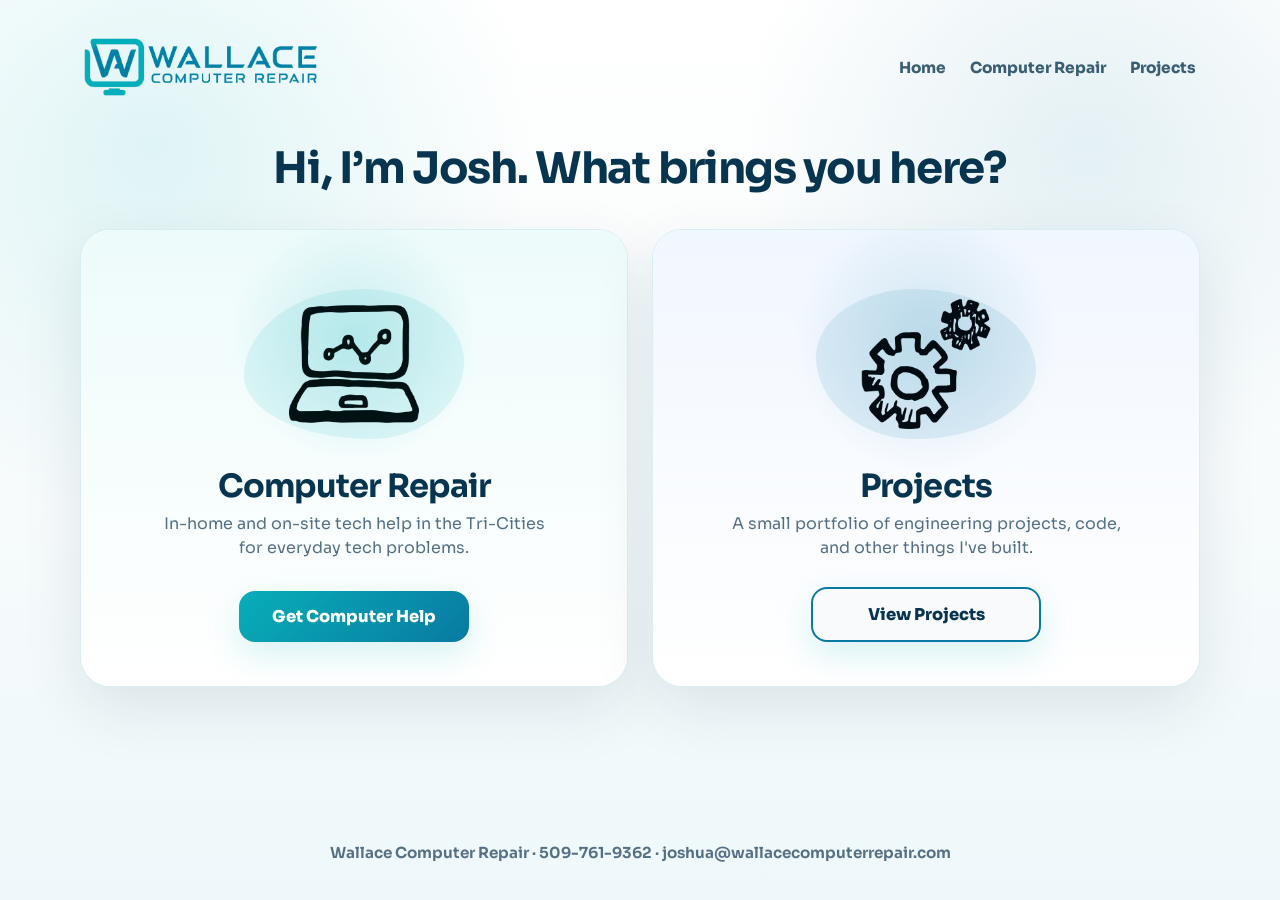
<file: index.html>
<!DOCTYPE html>
<html lang="en">
<head>
  <meta charset="UTF-8" />
  <meta name="viewport" content="width=device-width, initial-scale=1.0" />
  <title>Wallace Computer Repair</title>
  <link rel="icon" type="image/png" href="/assets/logos/logo-512x-res.png">
  <link rel="stylesheet" href="style.css" />
</head>
<body class="home">
  <div class="page">
    <div class="shell">
      <header class="site-header">
        <a class="logo-lockup" href="./" aria-label="Wallace Computer Repair home">
          <img src="assets/logos/banner-logo-transparent.png" alt="Wallace Computer Repair" class="logo-image" />
        </a>

        <nav class="main-nav" aria-label="Main navigation">
          <a class="nav-link" href="./">Home</a>
          <a class="nav-link" href="repair/">Computer Repair</a>
          <a class="nav-link" href="projects/">Projects</a>
          <!-- <a class="nav-link" href="/about/">About</a> -->
          <!-- <a class="button call-pill" href="tel:5097619362">Call/Text: 509-761-9362</a> -->
        </nav>
      </header>

      <main>
        <section class="hero hero-centered" aria-labelledby="main-heading">
          <h1 id="main-heading">Hi, I’m Josh. What brings you here?</h1>
          <!-- <p>Choose the path that fits what you need: local computer help in the Tri-Cities, or a look at the engineering and software projects I’m building.</p> -->
        </section>

        <section class="choices" aria-label="Choose a section">
          <a class="choice-card repair-card" href="repair/" aria-label="Go to Computer Repair services">
            <div class="choice-inner">
              <div class="illustration icon-illustration" aria-hidden="true">
                <div class="soft-blob"></div>

                <!-- <svg class="hero-icon" viewBox="0 0 120 120" fill="none" xmlns="http://www.w3.org/2000/svg">
                  <rect x="24" y="30" width="72" height="48" rx="8" stroke="currentColor" stroke-width="7"/>
                  <path d="M16 88h88" stroke="currentColor" stroke-width="7" stroke-linecap="round"/>
                  <path d="M44 78h32" stroke="currentColor" stroke-width="7" stroke-linecap="round"/>
                  <path d="M43 54l12 12 25-27" stroke="currentColor" stroke-width="8" stroke-linecap="round" stroke-linejoin="round"/>
                </svg> -->
                  <!-- <img src="./assets/icons/repair-logo.png" alt="" width="185" height="185" loading="lazy"> -->
                  <img src="./assets/icons/repair-logo-alt.png" alt="" width="130" height="130" loading="lazy">

              </div>

              <h2>Computer Repair</h2>
              <p>In-home and on-site tech help in the Tri-Cities for everyday tech problems.</p>

              <div class="button-row">
                <span class="button primary" role="button" aria-hidden="true">Get Computer Help</span>
              </div>
            </div>
          </a>

          <a class="choice-card projects-card" href="projects/" aria-label="Go to Projects portfolio">
            <div class="choice-inner">
              <div class="illustration icon-illustration" aria-hidden="true">
                <div class="soft-blob"></div>
                <!-- <svg class="hero-icon" viewBox="0 0 120 120" fill="none" xmlns="http://www.w3.org/2000/svg">
                  <rect x="34" y="34" width="52" height="52" rx="10" stroke="currentColor" stroke-width="7"/>
                  <rect x="48" y="48" width="24" height="24" rx="4" stroke="currentColor" stroke-width="6"/>
                  <path d="M22 44h12M22 60h12M22 76h12" stroke="currentColor" stroke-width="6" stroke-linecap="round"/>
                  <path d="M86 44h12M86 60h12M86 76h12" stroke="currentColor" stroke-width="6" stroke-linecap="round"/>
                  <path d="M44 22v12M60 22v12M76 22v12" stroke="currentColor" stroke-width="6" stroke-linecap="round"/>
                  <path d="M44 86v12M60 86v12M76 86v12" stroke="currentColor" stroke-width="6" stroke-linecap="round"/>
                  <circle cx="60" cy="60" r="4" fill="currentColor"/>
                </svg> -->
                  <!-- <img src="./assets/icons/projects-logo.png" alt="" width="185" height="185" loading="lazy"> -->
                  <img src="./assets/icons/projects-logo-alt.png" alt="" width="130" height="130" loading="lazy">

              </div>

              <h2>Projects</h2>
              <p>A small portfolio of engineering projects, code, and other things I've built.</p>

              <div class="button-row">
                <span class="button secondary" role="button" aria-hidden="true">View Projects</span>
              </div>
            </div>
          </a>
        </section>
      </main>

      <footer class="site-footer">
        Wallace Computer Repair · <a href="tel:5097619362">509-761-9362</a> · <a href="mailto:joshua@wallacecomputerrepair.com">joshua@wallacecomputerrepair.com</a>
      </footer>
    </div>
  </div>
</body>
</html>
</file>
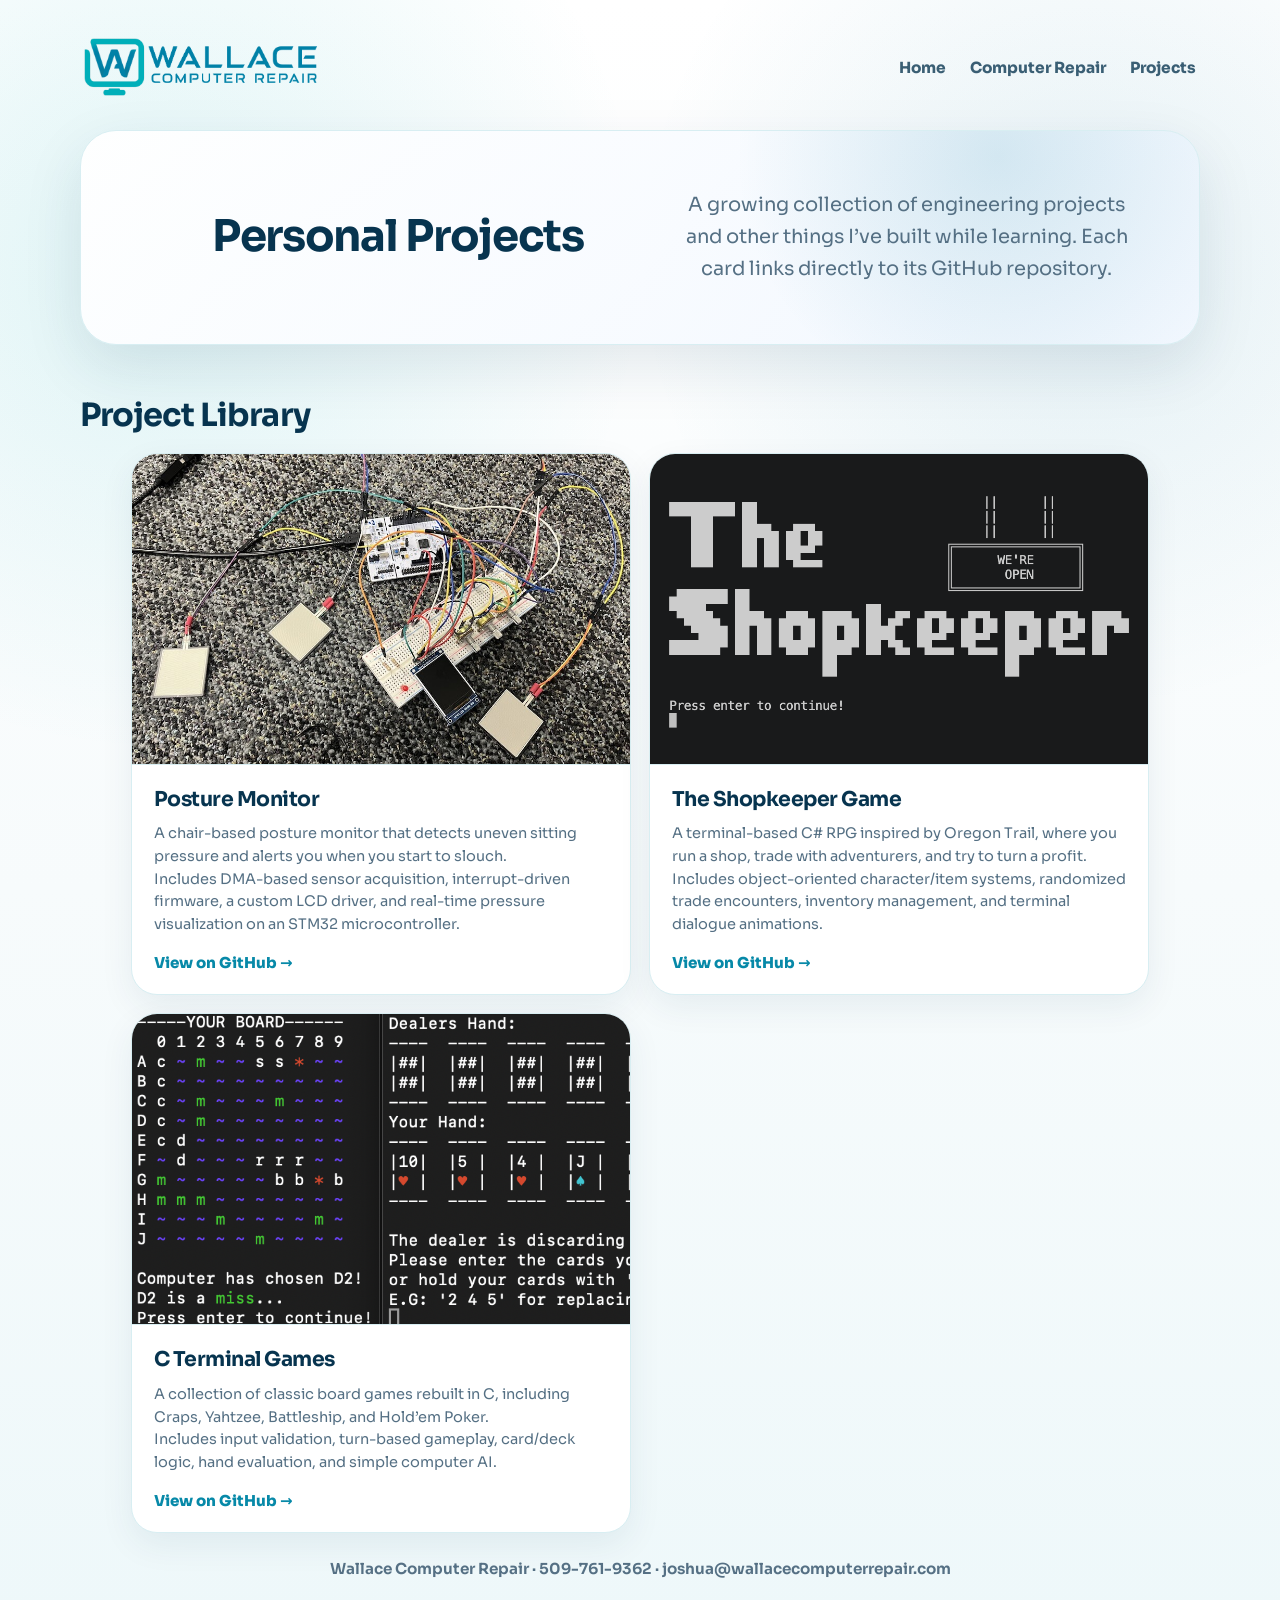
<file: projects/index.html>
<!DOCTYPE html>
<html lang="en">
<head>
  <meta charset="UTF-8" />
  <meta name="viewport" content="width=device-width, initial-scale=1.0" />
  <title>Projects | Wallace Computer Repair</title>
  <link rel="icon" type="image/png" href="/assets/logos/logo-512x-res.png">
  <link rel="stylesheet" href="../style.css" />
</head>
<body class="repair">
  <div class="page">
    <div class="shell">
      <header class="site-header">
        <a class="logo-lockup" href="../" aria-label="Wallace Computer Repair home">
          <img src="../assets/logos/banner-logo-transparent.png" alt="Wallace Computer Repair" class="logo-image" />
        </a>

        <nav class="main-nav" aria-label="Main navigation">
          <a class="nav-link" href="../">Home</a>
          <a class="nav-link" href="../repair/">Computer Repair</a>
          <a class="nav-link" href="../projects/">Projects</a>
          <!-- <a class="nav-link" href="/about/">About</a> -->
          <!-- <a class="button call-pill" href="tel:5097619362">Call/Text: 509-761-9362</a> -->
        </nav>
      </header>

      <main>
        <section class="projects-hero hero-card" aria-labelledby="projects-heading">
          <h1 id="projects-heading">Personal Projects</h1>
          <p>A growing collection of engineering projects and other things I’ve built while learning. Each card links directly to its GitHub repository.</p>
        </section>

        <section class="section" aria-labelledby="project-list-heading">
          <div class="section-heading">
            <h2 id="project-list-heading">Project Library</h2>
          </div>

          <div class="project-grid">
            <a class="project-card" href="https://github.com/JoshuaWallaceG/posture-monitor" target="_blank" rel="noopener" aria-label="Open on GitHub">
              <div class="project-photo">
                <img src="../assets/project-photos/posture-monitor.jpg" alt="Screenshot of Posture Monitor">
              </div>
              <div class="project-content">
                <h3>Posture Monitor</h3>
                <p>A chair-based posture monitor that detects uneven sitting pressure and alerts you when you start to slouch.</p>
                <p>Includes DMA-based sensor acquisition, interrupt-driven firmware, a custom LCD driver, and real-time pressure visualization on an STM32 microcontroller.</p>
                <span class="project-link-note">View on GitHub →</span>
              </div>
            </a>

            <a class="project-card" href="https://github.com/JoshuaWallaceG/shopkeeper-game" target="_blank" rel="noopener" aria-label="Open on GitHub">
              <div class="project-photo">
                <img src="../assets/project-photos/shopkeeper.png" alt="Screenshot of The Shopkeeper Game">
              </div>
              <div class="project-content">
                <h3>The Shopkeeper Game</h3>
                <p>A terminal-based C# RPG inspired by Oregon Trail, where you run a shop, trade with adventurers, and try to turn a profit.</p>
                <p>Includes object-oriented character/item systems, randomized trade encounters, inventory management, and terminal dialogue animations.</p>
                <span class="project-link-note">View on GitHub →</span>
              </div>
            </a>

            <a class="project-card" href="https://github.com/JoshuaWallaceG/c-terminal-games" target="_blank" rel="noopener" aria-label="Open on GitHub">
              <div class="project-photo">
                <img src="../assets/project-photos/terminal-games.png" alt="Screenshot of Terminal Games">
              </div>
              <div class="project-content">
                <h3>C Terminal Games</h3>
                <p>A collection of classic board games rebuilt in C, including Craps, Yahtzee, Battleship, and Hold’em Poker.</p>
                <p>Includes input validation, turn-based gameplay, card/deck logic, hand evaluation, and simple computer AI.</p>
                <span class="project-link-note">View on GitHub →</span>
              </div>
            </a>

          </div>
        </section>
      </main>

      <footer class="site-footer">
        Wallace Computer Repair · <a href="tel:5097619362">509-761-9362</a> · <a href="mailto:joshua@wallacecomputerrepair.com">joshua@wallacecomputerrepair.com</a> 
      </footer>
    </div>
  </div>
</body>
</html>
</file>
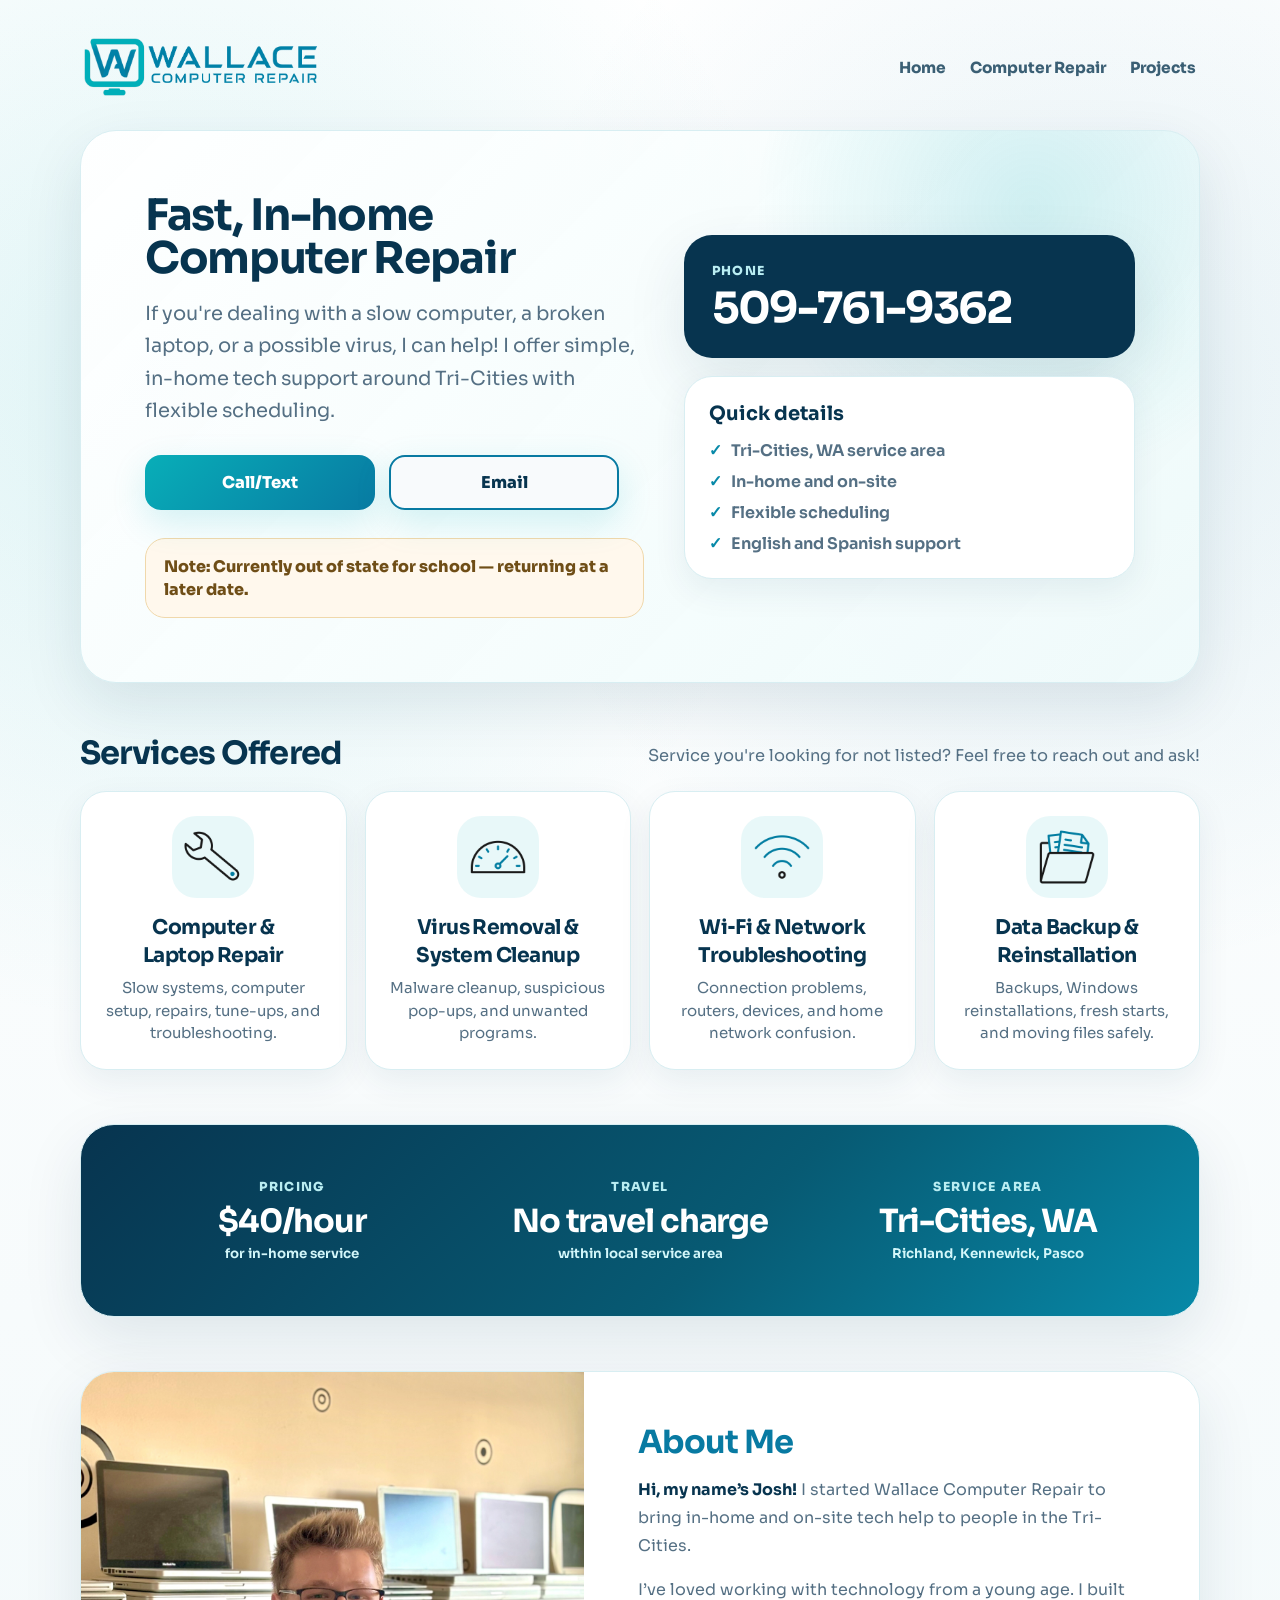
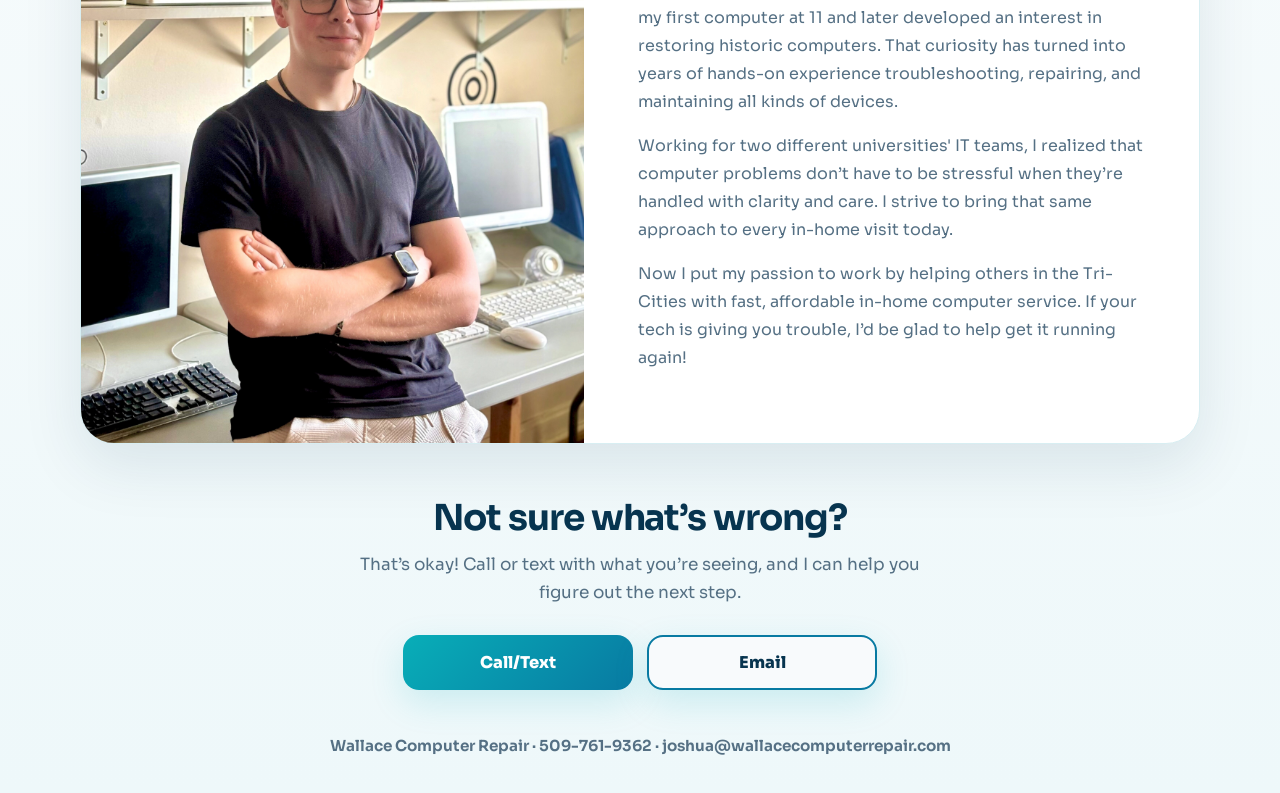
<file: repair/index.html>
<!DOCTYPE html>
<html lang="en">
<head>
  <meta charset="UTF-8" />
  <meta name="viewport" content="width=device-width, initial-scale=1.0" />
  <title>Computer Repair | Wallace Computer Repair</title>
  <link rel="icon" type="image/png" href="/assets/logos/logo-512x-res.png">
  <link rel="stylesheet" href="../style.css" />
</head>
<body class="repair">
  <div class="page">
    <div class="shell">
      <header class="site-header">
        <a class="logo-lockup" href="../" aria-label="Wallace Computer Repair home">
          <img src="../assets/logos/banner-logo-transparent.png" alt="Wallace Computer Repair" class="logo-image" />
        </a>

        <nav class="main-nav" aria-label="Main navigation">
          <a class="nav-link" href="../">Home</a>
          <a class="nav-link" href="../repair/">Computer Repair</a>
          <a class="nav-link" href="../projects/">Projects</a>
          <!-- <a class="nav-link" href="/about/">About</a> -->
          <!-- <a class="button call-pill" href="tel:5097619362">Call/Text: 509-761-9362</a> -->
        </nav>
      </header>

      <main>
        <section class="hero-card">
          <div>

            <h1>Fast, In-home Computer Repair</h1>
            <p>
                If you're dealing with a slow computer, a broken laptop, or a possible virus, I can help! 
                I offer simple, in-home tech support around Tri-Cities with flexible scheduling.
            </p>
            <div class="hero-actions">
              <a class="button primary" href="tel:5097619362">Call/Text</a>
              <a class="button secondary" href="mailto:joshua@wallacecomputerrepair.com">Email</a>
            </div>

            <div class="availability-note">
              Note: Currently out of state for school — returning at a later date.
            </div>
          </div>

          <aside class="hero-visual" aria-label="Quick contact and details">
            <div class="phone-card">
              <span>Phone</span>
              <strong><a href="tel:5097619362">509-761-9362</a></strong>
            </div>

            <div class="quick-card">
              <h3>Quick details</h3>
              <ul class="quick-list">
                <li>Tri-Cities, WA service area</li>
                <li>In-home and on-site</li>
                <li>Flexible scheduling</li>
                <li>English and Spanish support</li>
              </ul>
            </div>
          </aside>
        </section>

        <section class="section" aria-labelledby="services-heading">
          <div class="section-heading">
            <h2 id="services-heading">Services Offered</h2>
            <p>Service you're looking for not listed? Feel free to reach out and ask!</p>
          </div>

          <div class="service-grid">
            <article class="service-card">
              <div class="service-icon" aria-hidden="true">
                <img src="../assets/icons/wrench-trans.png" alt="" width="70" height="70" loading="lazy">
              </div>
              <h3>Computer &<br>Laptop Repair</h3>
              <p>Slow systems, computer setup, repairs, tune-ups, and troubleshooting.</p>
            </article>

            <article class="service-card">
              <div class="service-icon" aria-hidden="true">
                <img src="../assets/icons/dashboard-trans.png" alt="" width="70" height="70" loading="lazy">
              </div>
              <h3>Virus Removal &<br>System Cleanup</h3>
              <p>Malware cleanup, suspicious pop-ups, and unwanted programs.</p>
            </article>

            <article class="service-card">
              <div class="service-icon" aria-hidden="true">
                <img src="../assets/icons/wifi-trans.png" alt="" width="70" height="70" loading="lazy">
              </div>
              <h3>Wi‑Fi & Network<br>Troubleshooting</h3>
              <p>Connection problems, routers, devices, and home network confusion.</p>
            </article>

            <article class="service-card">
              <div class="service-icon" aria-hidden="true">
                <img src="../assets/icons/folder-trans.png" alt="" width="70" height="70" loading="lazy">
              </div>
              <h3>Data Backup &<br>Reinstallation</h3>
              <p>Backups, Windows reinstallations, fresh starts, and moving files safely.</p>
            </article>
          </div>
        </section>


        <section class="pricing-band" aria-label="Pricing and service area">
          <div class="price-item">
            <span>Pricing</span>
            <strong>$40/hour</strong>
            <small>for in-home service</small>
          </div>
          <div class="price-item">
            <span>Travel</span>
            <strong>No travel charge</strong>
            <small>within local service area</small>
          </div>
          <div class="price-item">
            <span>Service Area</span>
            <strong>Tri-Cities, WA</strong>
            <small>Richland, Kennewick, Pasco</small>
          </div>
        </section>

          <section class="section" aria-labelledby="about-heading">
          <div class="about-card">
            <div class="photo-wrap">
              <!-- Replace this with your real image path, for example: <img src="../assets/josh-photo.jpg" alt="Josh Wallace standing in front of vintage computers"> -->
              <img src="../assets/other/wcr-portrait-sRGB.jpg" alt="Josh Wallace">
            </div>

            <div class="about-content">
              <h2 id="about-heading">About Me</h2>
              <p><strong>Hi, my name’s Josh!</strong> I started Wallace Computer Repair to bring in-home and on-site tech help to people in the Tri-Cities.</p>
              <p>I’ve loved working with technology from a young age. I built my first computer at 11 and later developed an interest in restoring historic computers. That curiosity has turned into years of hands-on experience troubleshooting, repairing, and maintaining all kinds of devices.</p>
              <p>Working for two different universities' IT teams, I realized that computer problems don’t have to be stressful when they’re handled with clarity and care. I strive to bring that same approach to every in-home visit today.</p>
              <p>Now I put my passion to work by helping others in the Tri-Cities with fast, affordable in-home computer service. If your tech is giving you trouble, I’d be glad to help get it running again!</p>
              <!-- <a class="button secondary" href="/about/">More about Josh</a> -->
            </div>
          </div>
        </section>
        <section class="final-cta">
          <h2>Not sure what’s wrong?</h2>
          <p>That’s okay! Call or text with what you’re seeing, and I can help you figure out the next step.</p>
          <div class="hero-actions centered-actions">
            <a class="button primary" href="tel:5097619362">Call/Text</a>
            <a class="button secondary" href="mailto:Joshua@WallaceComputerRepair.com">Email</a>
          </div>
        </section>
      </main>

      <footer class="site-footer">
        Wallace Computer Repair · <a href="tel:5097619362">509-761-9362</a> · <a href="mailto:joshua@wallacecomputerrepair.com">joshua@wallacecomputerrepair.com</a> 
      </footer>
    </div>
  </div>
</body>
</html>
</file>
<file: style.css>
@import url("https://fonts.googleapis.com/css2?family=Sora:wght@400;500;600;700;800&display=swap");

/* =========================================================
   1. Design tokens
   ========================================================= */

:root {
  --teal: #08aeb8;
  --teal-dark: #0789a8;
  --blue: #087aa2;
  --ink: #07344f;
  --muted: #557084;
  --soft-bg: #f7fbfc;
  --card: #ffffff;
  --line: #d8eef2;
  --repair-soft: #eefbfb;
  --project-soft: #f1f7ff;
  --warm: #fff8ed;
  --warm-line: #f0d8ab;
  --shadow: 0 22px 60px rgba(7, 52, 79, 0.10);
  --shadow-soft: 0 12px 35px rgba(8, 174, 184, 0.16);
  --radius: 30px;
  --page-max: 1120px;
}

/* =========================================================
   2. Base styles
   ========================================================= */

* {
  box-sizing: border-box;
}

html {
  scroll-behavior: smooth;
}

body {
  min-height: 100vh;
  margin: 0;
  color: var(--ink);
  font-family: "Sora", Inter, ui-sans-serif, system-ui, -apple-system, BlinkMacSystemFont, "Segoe UI", sans-serif;
  background:
    radial-gradient(circle at 12% 16%, rgba(8, 174, 184, 0.12), transparent 28%),
    radial-gradient(circle at 85% 16%, rgba(8, 122, 162, 0.10), transparent 26%),
    linear-gradient(180deg, #ffffff 0%, var(--soft-bg) 55%, #eef8fa 100%);
}

a {
  color: inherit;
  text-decoration: none;
}

img,
svg {
  max-width: 100%;
}

h1,
h2,
h3,
p {
  overflow-wrap: anywhere;
}

h1,
h2,
h3,
p {
  margin-top: 0;
}

h1 {
  margin-bottom: 0;
  color: var(--ink);
  font-size: clamp(2.45rem, 3.4vw, 5rem);
  line-height: 0.98;
  letter-spacing: -0.03em;
}

h2 {
  margin-bottom: 0;
  color: var(--ink);
  font-size: clamp(2rem, 2.5vw, 3rem);
  line-height: 1;
  letter-spacing: -0.03em;
}

p {
  color: var(--muted);
  line-height: 1.65;
}

/* =========================================================
   3. Page shell and header
   ========================================================= */

.page {
  min-height: 100vh;
  display: flex;
  flex-direction: column;
  padding: 28px;
}

.shell {
  width: min(var(--page-max), 100%);
  margin: 0 auto;
  flex: 1;
  display: flex;
  flex-direction: column;
}

.site-header {
  display: flex;
  align-items: center;
  justify-content: space-between;
  gap: 24px;
  padding: 10px 4px 34px;
}

.logo-lockup {
  display: flex;
  align-items: center;
  gap: 14px;
  flex-shrink: 0;
  font-weight: 900;
  letter-spacing: -0.03em;
}

.logo-image {
  height: 58px;
  width: auto;
  object-fit: contain;
}

.main-nav {
  display: flex;
  align-items: center;
  justify-content: flex-end;
  flex-wrap: wrap;
  gap: 14px 24px;
  color: var(--ink);
  font-size: 0.96rem; /*p*/
  font-weight: 750;
}

.nav-link {
  opacity: 0.78;
  transition: color 0.18s ease, opacity 0.18s ease;
}

.nav-link:hover {
  color: var(--teal-dark);
  opacity: 1;
}

.site-footer {
  margin-top: auto;
  padding: 26px 0 10px;
  color: var(--muted);
  text-align: center;
  font-size: 0.95rem; /*p*/
  font-weight: 650;
}

/* =========================================================
   4. Shared components
   ========================================================= */

.button {
  min-width: 230px;
  display: inline-flex;
  align-items: center;
  justify-content: center;
  gap: 11px;
  padding: 15px 24px;
  border: 0;
  border-radius: 16px;
  box-shadow: var(--shadow-soft);
  font-size: 1.02rem; /*??*/
  font-weight: 850;
  cursor: pointer;
  transition: transform 0.18s ease, box-shadow 0.18s ease, filter 0.18s ease;
}

.button:hover {
  transform: translateY(-2px);
  box-shadow: 0 18px 34px rgba(8, 122, 162, 0.22);
  filter: saturate(1.08);
}

.button.primary {
  color: #ffffff;
  background: linear-gradient(135deg, var(--teal), var(--blue));
}

.button.secondary {
  color: var(--ink);
  background: #f8fafc;
  border: 2px solid var(--blue);
}

.hero-card,
.choice-card,
.quick-card,
.service-card,
.about-card,
.pricing-band,
.project-card {
  border: 1px solid var(--line);
  box-shadow: var(--shadow);
}

.hero-actions,
.button-row {
  display: flex;
  flex-wrap: wrap;
  gap: 14px;
}

.hero-actions {
  margin-top: 28px;
}

.button-row {
  width: 100%;
  justify-content: center;
  margin-top: auto;
}

.centered-actions {
  justify-content: center;
}

/* =========================================================
   5. Home page
   ========================================================= */

.hero-centered {
  display: grid;
  justify-items: center;
  padding: 18px 0 10px;
  text-align: center;
}

.choices {
  display: grid;
  grid-template-columns: repeat(2, minmax(0, 1fr));
  gap: 24px;
  padding: 28px 0 32px;
}

.choice-card {
  min-height: 400px;
  position: relative;
  overflow: hidden;
  display: flex;
  flex-direction: column;
  align-items: center;
  padding: clamp(28px, 4vw, 44px);
  border-radius: var(--radius);
  background: var(--card);
  text-align: center;
  transition: transform 0.22s ease, box-shadow 0.22s ease, border-color 0.22s ease;
}

.choice-card:hover {
  transform: translateY(-5px);
  box-shadow: 0 28px 70px rgba(7, 52, 79, 0.15);
  border-color: rgba(8, 174, 184, 0.38);
}

.choice-card::before {
  content: "";
  position: absolute;
  inset: 0;
  z-index: 0;
  pointer-events: none;
}

.repair-card::before {
  background:
    radial-gradient(circle at 50% 24%, rgba(8, 174, 184, 0.18), transparent 28%),
    linear-gradient(180deg, var(--repair-soft), rgba(255, 255, 255, 0.96));
}

.projects-card::before {
  background:
    radial-gradient(circle at 50% 24%, rgba(8, 122, 162, 0.16), transparent 30%),
    linear-gradient(180deg, var(--project-soft), rgba(255, 255, 255, 0.96));
}

.choice-inner {
  width: 100%;
  height: 100%;
  position: relative;
  z-index: 1;
  display: flex;
  flex-direction: column;
  align-items: center;
}

.choice-card h2 {
  margin: 16px 0 10px;
}

.choice-card p {
  max-width: 390px;
  margin: 0 auto 26px;
  line-height: 1.55;
}

.illustration {
  width: min(280px, 80%);
  height: 180px;
  position: relative;
  display: grid;
  place-items: center;
  margin-bottom: 0px;
}

.soft-blob {
  width: 220px;
  height: 150px;
  position: absolute;
  border-radius: 54% 46% 42% 58% / 58% 48% 52% 42%;
  background: rgba(8, 174, 184, 0.10);
}

.projects-card .soft-blob {
  border-radius: 45% 55% 55% 45% / 45% 54% 46% 55%;
  background: rgba(8, 122, 162, 0.10);
}

.icon-illustration {
  color: var(--blue);
}

.hero-icon {
  width: 175px;
  height: 175px;
  position: relative;
  z-index: 1;
  filter: drop-shadow(0 16px 24px rgba(7, 52, 79, 0.12));
}

.repair-card .hero-icon {
  color: var(--teal-dark);
}

/* =========================================================
   6. Repair page
   ========================================================= */

.hero-card {
  display: grid;
  grid-template-columns: 1.05fr 0.95fr;
  align-items: center;
  gap: 40px;
  overflow: hidden;
  padding: clamp(30px, 6vw, 64px);
  border-radius: 36px;
  background:
    radial-gradient(circle at 85% 14%, rgba(8, 174, 184, 0.16), transparent 26%),
    linear-gradient(135deg, rgba(255, 255, 255, 0.96), rgba(239, 251, 251, 0.92));
}

.hero-card p {
  max-width: 680px;
  margin: 18px 0 0;
  font-size: clamp(1.03rem, 2vw, 1.22rem); /*p*/
}

.availability-note {
  margin-top: 28px;
  padding: 16px 18px;
  border: 1px solid var(--warm-line);
  border-radius: 20px;
  color: #6f4e17;
  background: var(--warm);
  font-weight: 800;
  line-height: 1.45;
}

.hero-visual {
  display: grid;
  gap: 18px;
}

.phone-card {
  padding: 28px;
  border-radius: 28px;
  color: #ffffff;
  background: var(--ink);
  box-shadow: var(--shadow);
}

.phone-card span,
.price-item span {
  display: block;
  margin-bottom: 8px;
  color: #b9edf2;
  font-size: 0.78rem; /*??*/
  font-weight: 850;
  letter-spacing: 0.11em;
  text-transform: uppercase;
}

.phone-card strong {
  display: block;
  font-size: clamp(1.9rem, 4vw, 2.7rem); /*??*/
  line-height: 1;
  letter-spacing: -0.045em;
}

.quick-card {
  padding: 24px;
  border-radius: 28px;
  background: var(--card);
  box-shadow: 0 12px 34px rgba(7, 52, 79, 0.07);
}

.quick-card h3 {
  margin: 0 0 14px;
  font-size: 1.22rem; /*h3*/
}

.quick-list {
  display: grid;
  gap: 10px;
  margin: 0;
  padding: 0;
  color: var(--muted);
  font-weight: 650;
  list-style: none;
}

.quick-list li::before {
  content: "✓";
  margin-right: 9px;
  color: var(--teal-dark);
  font-weight: 950;
}

.section {
  padding: 54px 0 0;
}

.section-heading {
  display: flex;
  align-items: end;
  justify-content: space-between;
  gap: 24px;
  margin-bottom: 22px;
}

.section-heading p {
  max-width: 600px;
  margin: 0;
  font-size: 1.02rem; /*p*/
}

.service-grid {
  display: grid;
  grid-template-columns: repeat(4, minmax(0, 1fr));
  gap: 18px;
}

.service-card {
  padding: 24px 20px;
  border-radius: 26px;
  background: var(--card);
  text-align: center;
  box-shadow: 0 12px 34px rgba(7, 52, 79, 0.07);
  transition: transform 0.18s ease, box-shadow 0.18s ease;
}

.service-card:hover {
  transform: translateY(-4px);
  box-shadow: 0 20px 44px rgba(7, 52, 79, 0.12);
}

.service-icon {
  width: 82px;
  height: 82px;
  display: grid;
  place-items: center;
  margin: 0 auto 16px;
  border-radius: 24px;
  color: var(--blue);
  background: rgba(8, 174, 184, 0.09);
}

.service-icon img {
  width: 70px;
  height: 70px;
  object-fit: contain;
}

.service-card h3 {
  margin: 0 0 8px;
  font-size: 1.27rem; /*h3*/
  line-height: 1.35;
  letter-spacing: -0.025em;
}

.service-card p {
  margin: 0;
  font-size: 0.94rem; /*p*/
  line-height: 1.5;
}

.pricing-band {
  display: grid;
  grid-template-columns: repeat(3, minmax(0, 1fr));
  gap: 18px;
  margin-top: 54px;
  padding: clamp(28px, 5vw, 46px);
  border-radius: 34px;
  color: #ffffff;
  background: linear-gradient(135deg, var(--ink), #075a73 58%, var(--teal-dark));
}

.price-item {
  padding: 8px;
  text-align: center;
}

.price-item strong {
  display: block;
  font-size: clamp(1.4rem, 3vw, 2rem); /*??*/
  line-height: 1.15;
  letter-spacing: -0.035em;
}

.price-item small {
  display: block;
  margin-top: 5px;
  color: #d3f7fa;
  font-weight: 650;
}

.about-card {
  display: grid;
  grid-template-columns: 0.9fr 1.1fr;
  overflow: hidden;
  border-radius: 34px;
  background: var(--card);
}

.photo-wrap {
  min-height: 520px;
  display: flex;
  align-items: stretch;
  background:
    linear-gradient(135deg, rgba(8, 174, 184, 0.10), rgba(8, 122, 162, 0.08)),
    #eaf7f9;
}

.photo-wrap img {
  width: 100%;
  height: 100%;
  display: block;
  object-fit: cover;
}

.about-content {
  padding: clamp(30px, 5vw, 54px);
}

.about-content h2 {
  margin-bottom: 18px;
  color: var(--blue);
}

.about-content p {
  margin: 0 0 16px;
  font-size: 1rem; /*p*/
  line-height: 1.75;
}

.about-content strong {
  color: var(--ink);
}

.final-cta {
  padding: 56px 0 20px;
  text-align: center;
}

.final-cta h2 {
  font-size: clamp(2rem, 2.8vw, 3.2rem); /*h2*/
}

.final-cta p {
  max-width: 600px;
  margin: 16px auto 24px;
  font-size: 1.06rem; /*p*/
}

/* =========================================================
   7. Projects page
   ========================================================= */

.projects-hero {
  display: grid;
  justify-items: center;
  gap: 16px;
  padding: clamp(30px, 6vw, 58px);
  border-radius: 36px;
  text-align: center;
  background:
    radial-gradient(circle at 82% 12%, rgba(8, 122, 162, 0.14), transparent 28%),
    linear-gradient(135deg, rgba(255, 255, 255, 0.96), rgba(241, 247, 255, 0.92));
}

.projects-hero p {
  max-width: 760px;
  margin: 0;
}

.project-grid {
  width: 100%;
  max-width: calc((500px * 2) + 18px);
  display: grid;
  grid-template-columns: repeat(auto-fit, minmax(min(100%, 500px), 0.65fr));
  justify-content: center;
  gap: 18px;
  margin: 0 auto;
}

.project-card {
  min-height: 100%;
  display: flex;
  flex-direction: column;
  overflow: hidden;
  border-radius: 26px;
  background: var(--card);
  box-shadow: 0 12px 34px rgba(7, 52, 79, 0.07);
  transition: transform 0.18s ease, box-shadow 0.18s ease, border-color 0.18s ease;
}

.project-card:hover {
  transform: translateY(-4px);
  border-color: rgba(8, 174, 184, 0.38);
  box-shadow: 0 20px 44px rgba(7, 52, 79, 0.12);
}

.project-photo {
  aspect-ratio: 16 / 10;
  display: grid;
  place-items: center;
  overflow: hidden;
  border-bottom: 1px solid var(--line);
  background:
    radial-gradient(circle at 75% 20%, rgba(8, 174, 184, 0.18), transparent 26%),
    linear-gradient(135deg, var(--project-soft), rgba(255, 255, 255, 0.92));
}

.project-photo img {
  width: 100%;
  height: 100%;
  display: block;
  object-fit: cover;
}

.project-content {
  display: flex;
  flex: 1;
  flex-direction: column;
  padding: 22px;
}

.project-content h3 {
  margin: 0 0 10px;
  color: var(--ink);
  font-size: 1.28rem; /*h3*/
  line-height: 1.25;
  letter-spacing: -0.025em;
}

.project-content p {
  margin: 0;
  font-size: 0.91rem; /*p*/
  line-height: 1.55;
}

.project-link-note {
  margin-top: auto;
  padding-top: 18px;
  color: var(--teal-dark);
  font-size: 0.94rem; /*??*/
  font-weight: 850;
}

/* =========================================================
   8. Responsive adjustments
   ========================================================= */

@media (max-width: 920px) {
  .hero-card,
  .about-card,
  .pricing-band {
    grid-template-columns: 1fr;
  }

  .service-grid {
    grid-template-columns: repeat(2, minmax(0, 1fr));
  }

  .photo-wrap {
    min-height: 360px;
  }
}

@media (max-width: 900px) {
  .choices {
    grid-template-columns: 1fr;
  }

  .choice-card {
    min-height: 460px;
  }
}

@media (max-width: 680px) {
  .page {
    padding: 20px;
  }

  .site-header {
    flex-direction: column;
    align-items: flex-start;
    padding-bottom: 26px;
  }

  .main-nav {
    width: 100%;
    justify-content: space-between;
    gap: 12px;
  }

  .hero-centered,
  .projects-hero {
    justify-items: start;
    text-align: left;
  }

  .hero-centered {
    padding-top: 10px;
  }

  .choice-card {
    min-height: auto;
    padding: 28px 22px;
  }

  .illustration {
    margin-bottom: -4px;
    transform: scale(0.88);
  }

  .button {
    width: 100%;
  }

  .hero-card,
  .projects-hero,
  .pricing-band {
    border-radius: 28px;
  }

  .hero-actions {
    flex-direction: column;
  }

  .section-heading {
    flex-direction: column;
    align-items: flex-start;
  }

  .service-grid {
    grid-template-columns: 1fr;
  }
}
</file>
